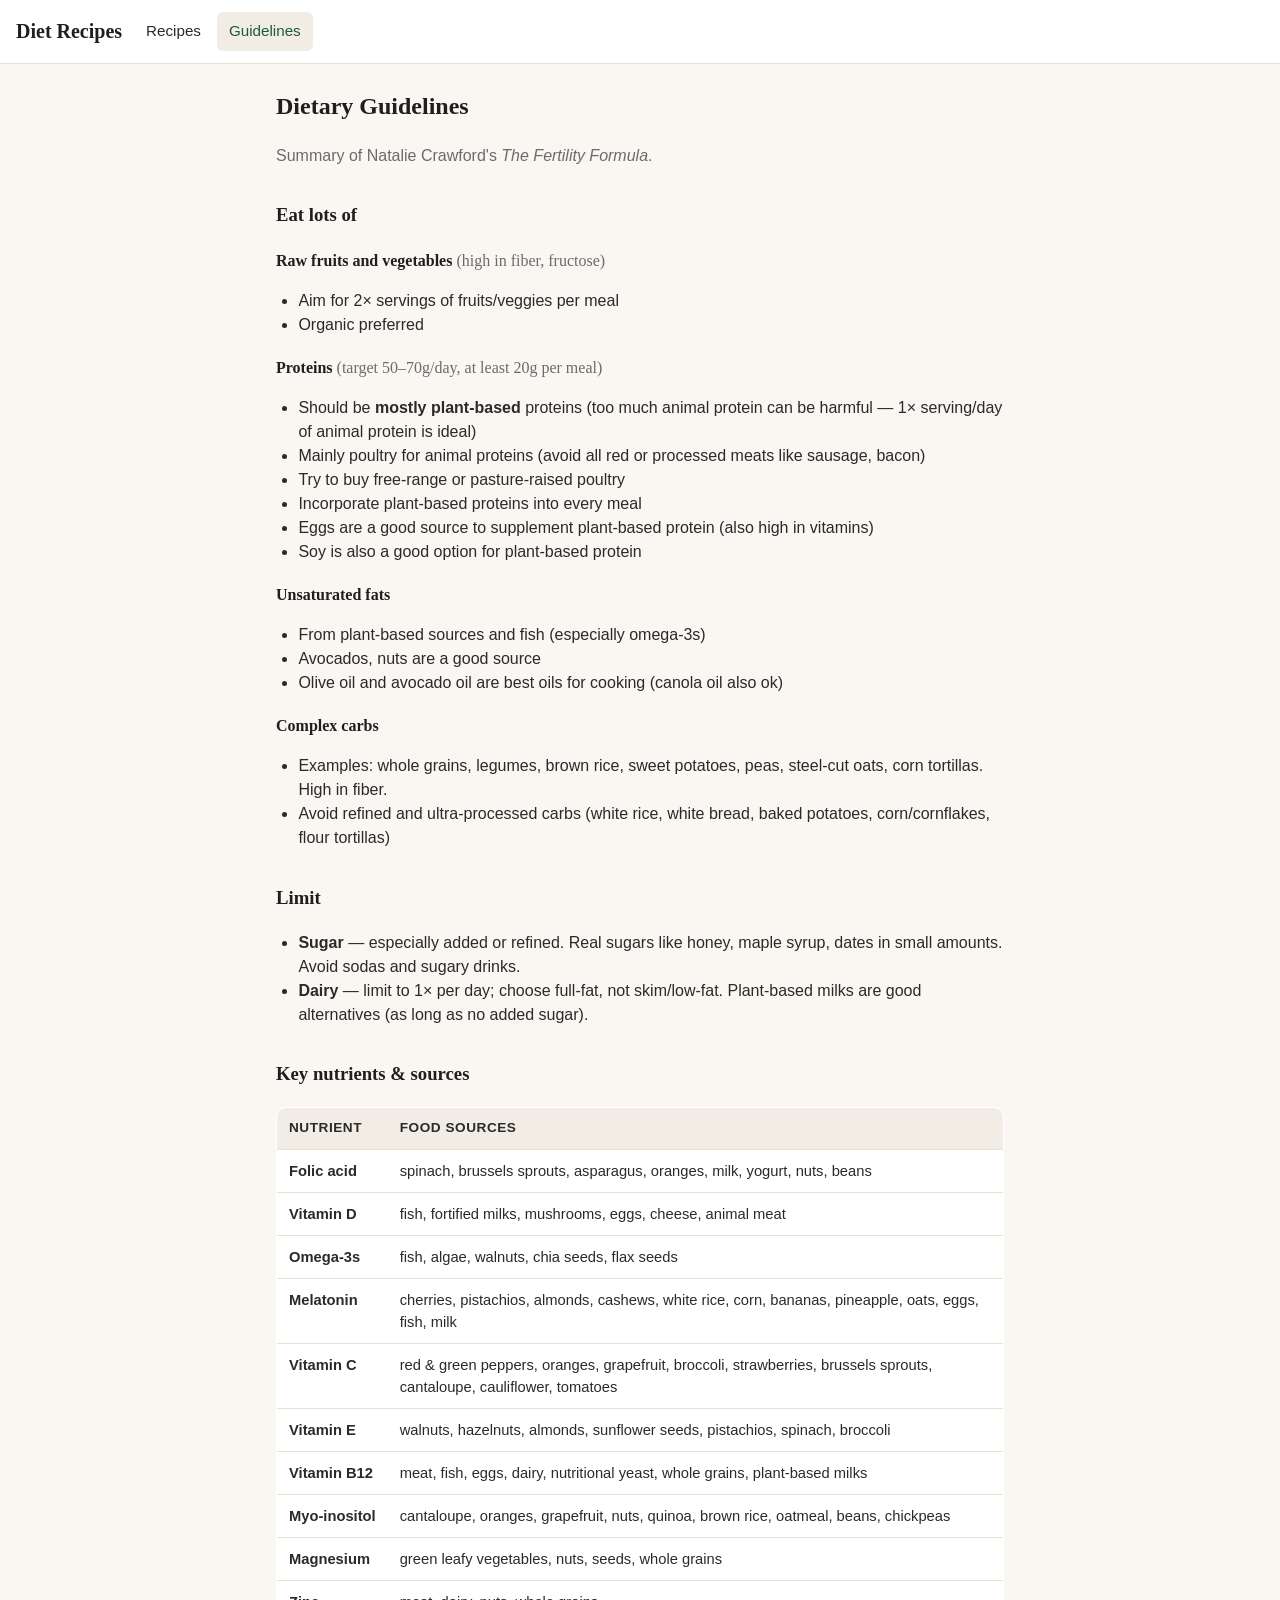
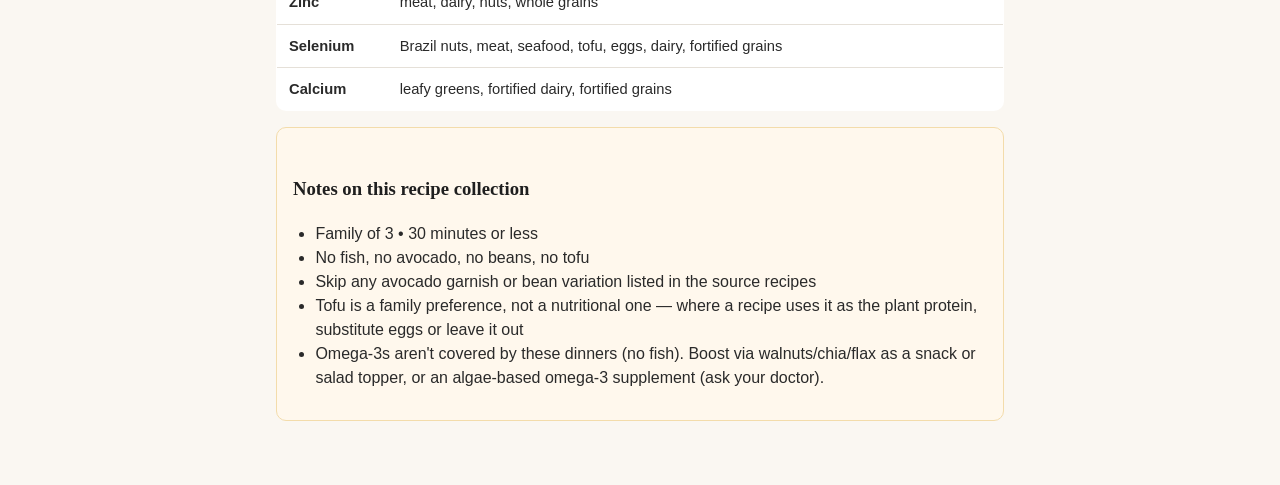
<file: guidelines.html>
<!DOCTYPE html>
<html lang="en">
<head>
  <meta charset="UTF-8">
  <meta name="viewport" content="width=device-width, initial-scale=1.0">
  <title>Dietary Guidelines — Diet Recipes</title>
  <link rel="stylesheet" href="css/styles.css?v=7">
</head>
<body>
  <header class="site-header">
    <div class="site-header__inner">
      <h1 class="site-title">Diet Recipes</h1>
      <nav class="site-nav" aria-label="Primary">
        <a href="index.html" class="nav-link">Recipes</a>
        <a href="guidelines.html" class="nav-link nav-link--active">Guidelines</a>
      </nav>
    </div>
  </header>

  <main class="prose">
    <h2>Dietary Guidelines</h2>
    <p class="muted">Summary of Natalie Crawford's <em>The Fertility Formula</em>.</p>

    <section>
      <h3>Eat lots of</h3>

      <h4>Raw fruits and vegetables <span class="muted">(high in fiber, fructose)</span></h4>
      <ul>
        <li>Aim for 2× servings of fruits/veggies per meal</li>
        <li>Organic preferred</li>
      </ul>

      <h4>Proteins <span class="muted">(target 50–70g/day, at least 20g per meal)</span></h4>
      <ul>
        <li>Should be <strong>mostly plant-based</strong> proteins (too much animal protein can be harmful — 1× serving/day of animal protein is ideal)</li>
        <li>Mainly poultry for animal proteins (avoid all red or processed meats like sausage, bacon)</li>
        <li>Try to buy free-range or pasture-raised poultry</li>
        <li>Incorporate plant-based proteins into every meal</li>
        <li>Eggs are a good source to supplement plant-based protein (also high in vitamins)</li>
        <li>Soy is also a good option for plant-based protein</li>
      </ul>

      <h4>Unsaturated fats</h4>
      <ul>
        <li>From plant-based sources and fish (especially omega-3s)</li>
        <li>Avocados, nuts are a good source</li>
        <li>Olive oil and avocado oil are best oils for cooking (canola oil also ok)</li>
      </ul>

      <h4>Complex carbs</h4>
      <ul>
        <li>Examples: whole grains, legumes, brown rice, sweet potatoes, peas, steel-cut oats, corn tortillas. High in fiber.</li>
        <li>Avoid refined and ultra-processed carbs (white rice, white bread, baked potatoes, corn/cornflakes, flour tortillas)</li>
      </ul>
    </section>

    <section>
      <h3>Limit</h3>
      <ul>
        <li><strong>Sugar</strong> — especially added or refined. Real sugars like honey, maple syrup, dates in small amounts. Avoid sodas and sugary drinks.</li>
        <li><strong>Dairy</strong> — limit to 1× per day; choose full-fat, not skim/low-fat. Plant-based milks are good alternatives (as long as no added sugar).</li>
      </ul>
    </section>

    <section>
      <h3 id="nutrients">Key nutrients &amp; sources</h3>
      <table class="nutrient-table">
        <thead>
          <tr><th scope="col">Nutrient</th><th scope="col">Food sources</th></tr>
        </thead>
        <tbody>
          <tr><th scope="row">Folic acid</th><td>spinach, brussels sprouts, asparagus, oranges, milk, yogurt, nuts, beans</td></tr>
          <tr><th scope="row">Vitamin D</th><td>fish, fortified milks, mushrooms, eggs, cheese, animal meat</td></tr>
          <tr><th scope="row">Omega-3s</th><td>fish, algae, walnuts, chia seeds, flax seeds</td></tr>
          <tr><th scope="row">Melatonin</th><td>cherries, pistachios, almonds, cashews, white rice, corn, bananas, pineapple, oats, eggs, fish, milk</td></tr>
          <tr><th scope="row">Vitamin C</th><td>red &amp; green peppers, oranges, grapefruit, broccoli, strawberries, brussels sprouts, cantaloupe, cauliflower, tomatoes</td></tr>
          <tr><th scope="row">Vitamin E</th><td>walnuts, hazelnuts, almonds, sunflower seeds, pistachios, spinach, broccoli</td></tr>
          <tr><th scope="row">Vitamin B12</th><td>meat, fish, eggs, dairy, nutritional yeast, whole grains, plant-based milks</td></tr>
          <tr><th scope="row">Myo-inositol</th><td>cantaloupe, oranges, grapefruit, nuts, quinoa, brown rice, oatmeal, beans, chickpeas</td></tr>
          <tr><th scope="row">Magnesium</th><td>green leafy vegetables, nuts, seeds, whole grains</td></tr>
          <tr><th scope="row">Zinc</th><td>meat, dairy, nuts, whole grains</td></tr>
          <tr><th scope="row">Selenium</th><td>Brazil nuts, meat, seafood, tofu, eggs, dairy, fortified grains</td></tr>
          <tr><th scope="row">Calcium</th><td>leafy greens, fortified dairy, fortified grains</td></tr>
        </tbody>
      </table>
    </section>

    <section class="callout">
      <h3>Notes on this recipe collection</h3>
      <ul>
        <li>Family of 3 • 30 minutes or less</li>
        <li>No fish, no avocado, no beans, no tofu</li>
        <li>Skip any avocado garnish or bean variation listed in the source recipes</li>
        <li>Tofu is a family preference, not a nutritional one — where a recipe uses it as the plant protein, substitute eggs or leave it out</li>
        <li>Omega-3s aren't covered by these dinners (no fish). Boost via walnuts/chia/flax as a snack or salad topper, or an algae-based omega-3 supplement (ask your doctor).</li>
      </ul>
    </section>
  </main>
</body>
</html>
</file>
<file: css/styles.css>
:root {
  --bg: #faf7f2;
  --surface: #ffffff;
  --text: #2a2a2a;
  --text-muted: #6b6b6b;
  --primary: #2f7a4a;
  --primary-dark: #205a35;
  --accent: #c25a26;
  --border: #e5e0d8;
  --border-strong: #c9c2b4;
  --chip-bg: #f1ede4;
  --chip-active-bg: #2f7a4a;
  --chip-active-fg: #ffffff;
  --danger: #b3261e;
  --shadow: 0 1px 3px rgba(0,0,0,0.05), 0 4px 10px rgba(0,0,0,0.04);
  --radius: 10px;
  --radius-sm: 6px;
}

* { box-sizing: border-box; }
[hidden] { display: none !important; }

html, body {
  margin: 0;
  padding: 0;
  background: var(--bg);
  color: var(--text);
  font-family: -apple-system, BlinkMacSystemFont, "Segoe UI", Roboto, "Helvetica Neue", Arial, sans-serif;
  line-height: 1.5;
}

a { color: var(--primary-dark); }
a:hover { color: var(--accent); }

h1, h2, h3, h4 { font-family: Georgia, "Times New Roman", serif; color: #1f1f1f; }

/* ---- Header ---- */
.site-header {
  background: var(--surface);
  border-bottom: 1px solid var(--border);
  position: sticky;
  top: 0;
  z-index: 20;
}
.site-header__inner {
  max-width: 1280px;
  margin: 0 auto;
  padding: 12px 16px;
  display: flex;
  flex-wrap: wrap;
  align-items: center;
  gap: 12px;
}
.site-title {
  margin: 0;
  font-size: 1.25rem;
  flex: 0 0 auto;
}
.site-nav {
  display: flex;
  gap: 4px;
  flex: 1 1 auto;
}
.nav-link {
  padding: 8px 12px;
  border-radius: var(--radius-sm);
  text-decoration: none;
  color: var(--text);
  font-weight: 500;
  font-size: 0.95rem;
}
.nav-link:hover { background: var(--chip-bg); }
.nav-link--active { background: var(--chip-bg); color: var(--primary-dark); }
.nav-link--cta {
  background: var(--primary);
  color: #fff;
}
.nav-link--cta:hover { background: var(--primary-dark); color: #fff; }

/* A <button> that has to sit in the nav alongside the <a> links. */
.nav-link--btn {
  border: 1px solid var(--border);
  background: transparent;
  font-family: inherit;
  line-height: inherit;
  cursor: pointer;
  white-space: nowrap;
}
.nav-link--btn:disabled { opacity: 0.6; cursor: default; }

.auth-controls {
  display: flex;
  align-items: center;
  gap: 8px;
  flex: 0 0 auto;
}
.user-label {
  font-size: 0.85rem;
  color: var(--text-muted);
}

/* ---- Buttons ---- */
.btn {
  display: inline-flex;
  align-items: center;
  justify-content: center;
  gap: 6px;
  min-height: 40px;
  padding: 8px 14px;
  border-radius: var(--radius-sm);
  border: 1px solid transparent;
  font-size: 0.9rem;
  font-weight: 500;
  cursor: pointer;
  text-decoration: none;
  background: transparent;
  color: var(--text);
  transition: background-color 0.15s, color 0.15s;
}
.btn--primary {
  background: var(--primary);
  color: #fff;
}
.btn--primary:hover { background: var(--primary-dark); }
.btn--primary:disabled { background: #aaa; cursor: not-allowed; }
.btn--secondary {
  background: var(--surface);
  border-color: var(--border-strong);
}
.btn--secondary:hover { background: var(--chip-bg); }
.btn--ghost { background: transparent; color: var(--text-muted); }
.btn--ghost:hover { background: var(--chip-bg); color: var(--text); }

.icon-btn {
  border: 1px solid var(--border);
  background: var(--surface);
  border-radius: var(--radius-sm);
  padding: 4px 10px;
  font-size: 0.8rem;
  cursor: pointer;
  text-decoration: none;
  color: var(--text);
  min-height: 32px;
  display: inline-flex;
  align-items: center;
}
.icon-btn:hover { background: var(--chip-bg); }
.icon-btn--danger { color: var(--danger); border-color: #e0bbb8; }
.icon-btn--danger:hover { background: #fbe9e7; }

/* ---- Toolbar ---- */
.toolbar {
  max-width: 1280px;
  margin: 0 auto;
  padding: 12px 16px;
  display: flex;
  flex-wrap: wrap;
  gap: 8px;
  align-items: center;
}
.search-input {
  flex: 1 1 240px;
  min-height: 44px;
  padding: 8px 12px;
  border: 1px solid var(--border-strong);
  border-radius: var(--radius-sm);
  background: var(--surface);
  font-size: 1rem;
}
.search-input:focus { outline: 2px solid var(--primary); outline-offset: 1px; }

.sort-label {
  display: inline-flex;
  align-items: center;
  gap: 6px;
  font-size: 0.9rem;
  color: var(--text-muted);
}
.sort-select {
  min-height: 40px;
  padding: 4px 8px;
  border: 1px solid var(--border-strong);
  border-radius: var(--radius-sm);
  background: var(--surface);
  font-size: 0.9rem;
}

.filters-toggle { display: inline-flex; }

/* ---- Layout ---- */
.layout {
  max-width: 1280px;
  margin: 0 auto;
  padding: 0 16px 32px;
  position: relative;
}

/* ---- Sidebar (mobile-first = drawer) ---- */
.sidebar {
  position: fixed;
  top: 0;
  left: 0;
  bottom: 0;
  width: 86%;
  max-width: 340px;
  background: var(--surface);
  border-right: 1px solid var(--border);
  padding: 16px;
  overflow-y: auto;
  transform: translateX(-100%);
  transition: transform 0.2s ease;
  z-index: 30;
}
.sidebar--open { transform: translateX(0); }
.sidebar__header {
  display: flex;
  justify-content: space-between;
  align-items: center;
  margin-bottom: 8px;
}
.sidebar__header h2 { margin: 0; font-size: 1.1rem; }

.backdrop {
  position: fixed;
  inset: 0;
  background: rgba(0,0,0,0.4);
  z-index: 25;
  opacity: 0;
  pointer-events: none;
  transition: opacity 0.2s;
}
.backdrop--visible {
  opacity: 1;
  pointer-events: auto;
}

.filter-group {
  margin: 16px 0;
  padding-bottom: 16px;
  border-bottom: 1px solid var(--border);
}
.filter-group:last-of-type { border-bottom: none; }
.filter-group__title {
  margin: 0 0 8px;
  font-size: 0.9rem;
  font-weight: 600;
  text-transform: uppercase;
  letter-spacing: 0.04em;
  color: var(--text-muted);
  display: flex;
  align-items: center;
  justify-content: space-between;
  gap: 8px;
}
.nutrient-mode-label { font-weight: 400; text-transform: none; letter-spacing: 0; }
.nutrient-mode {
  padding: 2px 6px;
  font-size: 0.75rem;
  border: 1px solid var(--border-strong);
  border-radius: 4px;
  background: var(--surface);
}

.chip-row {
  display: flex;
  flex-wrap: wrap;
  gap: 6px;
}
.chip {
  min-height: 32px;
  padding: 4px 10px;
  border: 1px solid var(--border-strong);
  border-radius: 999px;
  background: var(--chip-bg);
  cursor: pointer;
  font-size: 0.85rem;
  color: var(--text);
  transition: background-color 0.15s, color 0.15s, border-color 0.15s;
}
.chip:hover { border-color: var(--primary); }
.chip--active {
  background: var(--chip-active-bg);
  color: var(--chip-active-fg);
  border-color: var(--chip-active-bg);
}

/* ---- Main + grid ---- */
.main { width: 100%; }
.results-count {
  font-size: 0.85rem;
  color: var(--text-muted);
  margin: 8px 0 12px;
}
.recipe-grid {
  display: grid;
  grid-template-columns: repeat(auto-fill, minmax(280px, 1fr));
  gap: 16px;
}
.empty-state, .error {
  color: var(--text-muted);
  padding: 24px;
  text-align: center;
}
.error { color: var(--danger); }

.recipe-card {
  background: var(--surface);
  border: 1px solid var(--border);
  border-radius: var(--radius);
  padding: 16px;
  box-shadow: var(--shadow);
  display: flex;
  flex-direction: column;
  gap: 8px;
}
.recipe-card__header {
  display: flex;
  align-items: flex-start;
  gap: 8px;
}
.recipe-card__title {
  margin: 0;
  font-size: 1.15rem;
  flex: 1;
  line-height: 1.3;
}
.recipe-card__title a {
  text-decoration: none;
  color: var(--primary-dark);
}
.recipe-card__title a:hover { text-decoration: underline; color: var(--accent); }
.recipe-card__actions {
  display: flex;
  gap: 4px;
  flex-shrink: 0;
}
.recipe-card__source {
  font-size: 0.8rem;
  color: var(--text-muted);
  font-style: italic;
}
.recipe-card__notes {
  margin: 4px 0;
  font-size: 0.92rem;
  color: var(--text);
}

.badges {
  display: flex;
  flex-wrap: wrap;
  gap: 4px;
}
.badge {
  padding: 2px 8px;
  border-radius: 999px;
  font-size: 0.72rem;
  font-weight: 600;
  text-transform: uppercase;
  letter-spacing: 0.04em;
  background: var(--chip-bg);
  color: var(--text);
}
.badge--cuisine { background: #e8f0ea; color: var(--primary-dark); }
.badge--protein { background: #f5e6db; color: #8a4a1f; }
.badge--diet { background: #efe6f4; color: #5a2d7c; }
.badge--time { background: #eef2f7; color: #2e4b6b; }

.nutrients {
  margin-top: 4px;
  font-size: 0.78rem;
  color: var(--text-muted);
}
.nutrients__label { font-weight: 600; margin-right: 4px; }
.nutrient-chip {
  display: inline-block;
  background: #f1ede4;
  border-radius: 4px;
  padding: 1px 6px;
  margin: 2px 2px 2px 0;
  color: var(--text);
}

/* ---- Form page ---- */
.form-page {
  max-width: 720px;
  margin: 0 auto;
  padding: 24px 16px 48px;
}
.form-page h2 { margin-top: 0; }

.callout {
  background: #fff8ed;
  border: 1px solid #f3dcab;
  border-radius: var(--radius);
  padding: 14px 16px;
  margin: 16px 0;
}
.callout h3 { margin-top: 0; }

/* Was previously scoped to .prose only; the import panel needs it too. */
.muted { color: var(--text-muted); }

.import-list {
  margin: 8px 0 12px;
  padding-left: 0;
  list-style: none;
  display: flex;
  flex-direction: column;
  gap: 6px;
}
.import-list li { line-height: 1.4; }

.import-item {
  display: flex;
  align-items: flex-start;
  gap: 8px;
  cursor: pointer;
}
.import-item input { margin-top: 4px; flex: none; }

.import-actions {
  display: flex;
  flex-wrap: wrap;
  gap: 8px;
}

.form-hint { margin: 2px 0 0; font-size: 0.85rem; }

.suggestions {
  background: var(--chip-bg);
  border-radius: var(--radius-sm);
  padding: 8px 10px;
  margin-bottom: 8px;
  font-size: 0.85rem;
}
.suggestions__line { margin: 0 0 4px; line-height: 1.5; }
.suggestions__line:last-child { margin-bottom: 0; }
.suggestions__line--weak { color: var(--text-muted); }
.suggestions__item { font-weight: 500; }

.recipe-form {
  background: var(--surface);
  border: 1px solid var(--border);
  border-radius: var(--radius);
  padding: 20px;
  box-shadow: var(--shadow);
  display: flex;
  flex-direction: column;
  gap: 16px;
}
.form-row {
  display: flex;
  flex-direction: column;
  gap: 6px;
}
.form-row label, .form-label {
  font-weight: 600;
  font-size: 0.9rem;
}
.required { color: var(--danger); }
.form-row input[type="text"],
.form-row input[type="url"],
.form-row input[type="number"],
.form-row select,
.form-row textarea {
  min-height: 44px;
  padding: 8px 10px;
  border: 1px solid var(--border-strong);
  border-radius: var(--radius-sm);
  font-size: 1rem;
  background: var(--surface);
  font-family: inherit;
}
.form-row textarea { min-height: 96px; resize: vertical; }
.form-row__sub { margin-top: 6px; }

.radio-row, .check-row {
  display: flex;
  flex-wrap: wrap;
  gap: 10px;
}
.radio-label, .check-label {
  display: inline-flex;
  align-items: center;
  gap: 6px;
  padding: 6px 10px;
  border: 1px solid var(--border);
  border-radius: var(--radius-sm);
  background: var(--surface);
  cursor: pointer;
  min-height: 40px;
}
.chip-row--form { gap: 6px; }

.form-actions {
  display: flex;
  gap: 8px;
  justify-content: flex-end;
  flex-wrap: wrap;
}

/* ---- Prose page (guidelines) ---- */
.prose {
  max-width: 760px;
  margin: 0 auto;
  padding: 24px 16px 48px;
}
.prose h2 { margin-top: 0; }
.prose h3 { margin-top: 1.8em; }
.prose h4 { margin-top: 1.2em; margin-bottom: 0.3em; }
.prose ul { padding-left: 1.4em; }
.prose .muted { color: var(--text-muted); font-weight: normal; }

.nutrient-table {
  width: 100%;
  border-collapse: collapse;
  margin-top: 12px;
  background: var(--surface);
  border: 1px solid var(--border);
  border-radius: var(--radius);
  overflow: hidden;
}
.nutrient-table th, .nutrient-table td {
  text-align: left;
  padding: 10px 12px;
  border-bottom: 1px solid var(--border);
  vertical-align: top;
  font-size: 0.92rem;
}
.nutrient-table thead th {
  background: var(--chip-bg);
  font-size: 0.85rem;
  text-transform: uppercase;
  letter-spacing: 0.04em;
}
.nutrient-table tbody tr:last-child th,
.nutrient-table tbody tr:last-child td { border-bottom: none; }
.nutrient-table tbody th { white-space: nowrap; }

/* ---- Desktop (>=768px): sidebar becomes static column ---- */
@media (min-width: 768px) {
  .layout {
    display: grid;
    grid-template-columns: 260px 1fr;
    gap: 24px;
  }
  .sidebar {
    position: static;
    width: auto;
    max-width: none;
    transform: none;
    border-right: none;
    border: 1px solid var(--border);
    border-radius: var(--radius);
    height: fit-content;
    z-index: 1;
  }
  .sidebar__header button { display: none; }
  .filters-toggle { display: none; }
  .backdrop { display: none !important; }
}
</file>
